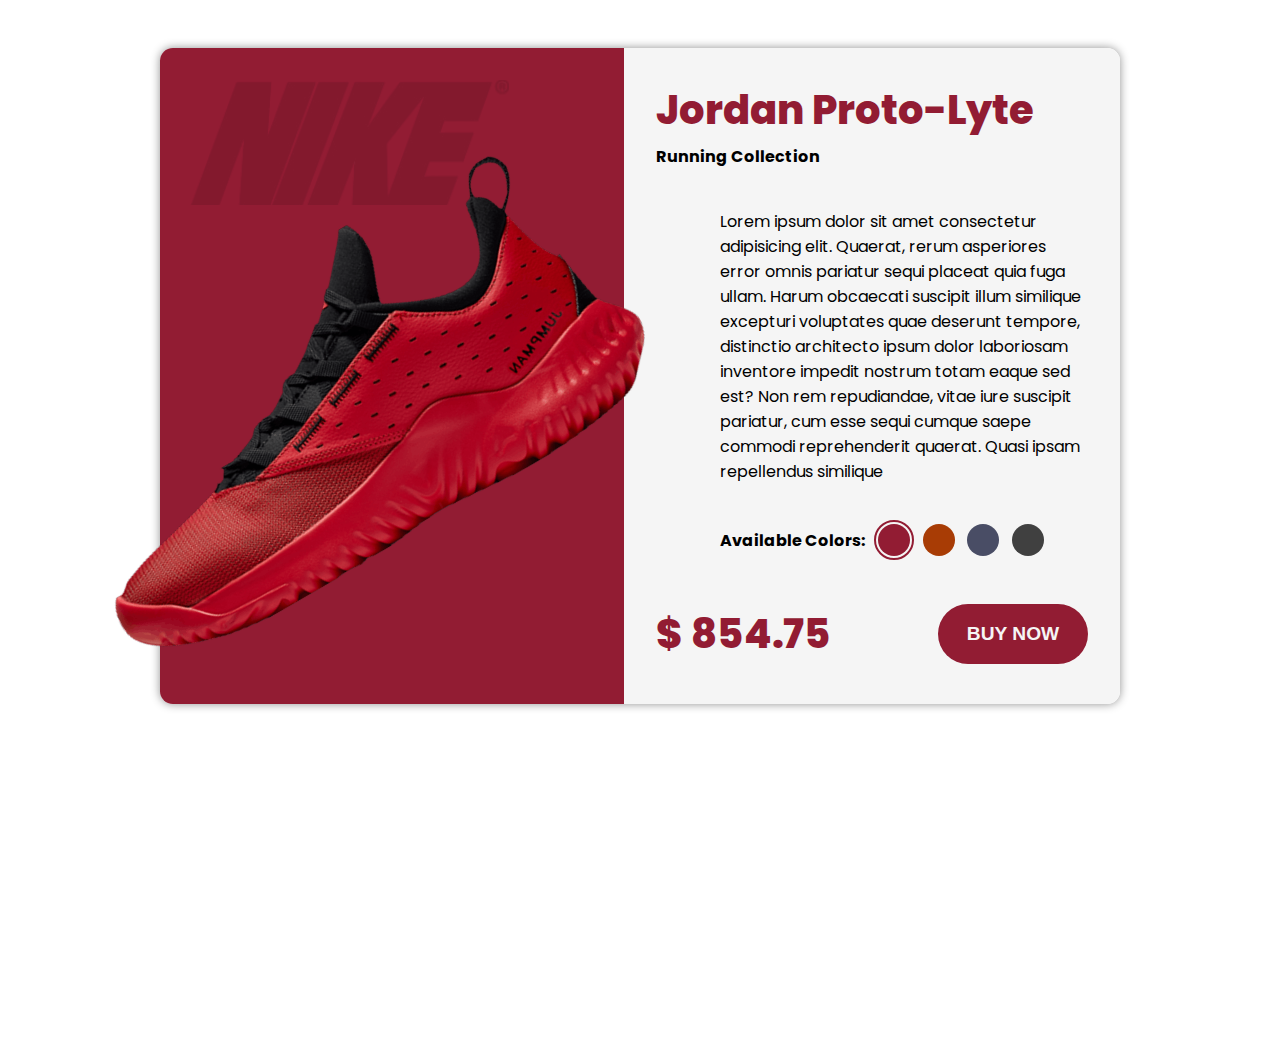
<file: Shoe-product-card/index.html>
<!DOCTYPE html>
<html lang="en">
<head>
    <meta charset="UTF-8">
    <meta http-equiv="X-UA-Compatible" content="IE=edge">
    <meta name="viewport" content="width=device-width, initial-scale=1.0">
    <link rel="stylesheet" href="style.css" type="text/css">
    <title>Card</title>
</head>
<body>
    
    <div class="container">
        
        <div class="card-container">
            <input type="radio" name="colors-btn" id="color-1" checked>
            <input type="radio" name="colors-btn" id="color-2">
            <input type="radio" name="colors-btn" id="color-3">
            <input type="radio" name="colors-btn" id="color-4">
            <div class="shoe-area">
                
                    <div class="logo-div">
                        <img src="./imgs/nike-logo.png" alt="">
                    </div>
                    <div class="floating-div">
                    <div class="shoe-1"><img src="./imgs/red-nike.png" alt="red-nike" ></div>
                    <div class="shoe-2"><img src="./imgs/orange-nike.png" alt="orange-nike"></div>
                    <div class="shoe-3"><img src="./imgs/white.png" alt="white-nike"></div>
                    <div class="shoe-4"><img src="./imgs/black-nike.png" alt="black-nike"></div>
                    </div>

            </div>
            <div class="text-area">
                <div class="heading-area">
                    <h2>Jordan Proto-Lyte</h2>
                    <h4>Running Collection</h4>
                </div>

                    <p class="paragraph-area">
                        Lorem ipsum dolor sit amet consectetur adipisicing elit. Quaerat, rerum asperiores error omnis pariatur sequi placeat quia fuga ullam. Harum obcaecati suscipit illum similique excepturi voluptates quae deserunt tempore, distinctio architecto ipsum dolor laboriosam inventore impedit nostrum totam eaque sed est? Non rem repudiandae, vitae iure suscipit pariatur, cum esse sequi cumque saepe commodi reprehenderit quaerat. Quasi ipsam repellendus similique
                    </p>

                <div class="color-selection">
                    <div class="h5-text"><h5>Available Colors: </h5></div>
                    
                    <div class="color-pick-div">
                        <label for="color-1" class="colors color-1"></label>
                        <label for="color-2" class="colors color-2"></label>
                        <label for="color-3"class="colors color-3" ></label>
                        <label for="color-4" class="colors color-4"></label>
                    </div>
                </div>
                <div class="price-and-buy-btn">
                    <h2 class="price-1">$ 854.75</h2>
                    <h2 class="price-2">$ 824.15</h2>
                    <h2 class="price-3">$ 914.38</h2>
                    <h2 class="price-4">$ 884.12</h2>
                    <button class="buy-btn">BUY NOW</button>
                </div>
            </div>
        </div>
    </div>
</body>
</html>
</file>
<file: Shoe-product-card/style.css>
@import url('https://fonts.googleapis.com/css2?family=Poppins:wght@100;200;300;400;500;600;700;800;900&display=swap');

*{
    padding: 0;
    margin: 0;
}

:root{
    font-family: "Poppins";
    --primary-color-1: hsl(348, 68%, 34%);
    --primary-color-2: hsl(20,94%,34%);
    --primary-color-3: hsl(232,16%,34%);
    --primary-color-4: hsl(0, 0%, 25%);
    --text-area-color: whitesmoke;
    --heading-secondary-color: hsl(0, 0%, 55%);
    --secondary-card-color: whitesmoke;
}

html{
    width: 100%;
    height: 100%;
}

body{
    /* background-color: skyblue; */
}

input{
    display: none;
}

.container{
    margin: 0 auto;
    /* background-color: green; */
    max-width: 60rem; 
    min-height: 30rem;
    padding: 3rem;
    display: flex;
    flex-direction: row;
    justify-content: center;
    align-items: center;

}

.card-container{
    display: flex;
    flex-direction: row;
    /* background-color: wheat; */
    box-sizing: border-box;
    box-shadow: 0px 0px 10px 0px  rgb(145, 145, 145); 
    border-radius: 0.8rem;
}

.shoe-area{
    width: 50%;
    display: flex;
    flex-direction: column;
    justify-content: center;
    align-items: center;
    position: relative;
    transition: background-color 0.3s ease-in-out;
    border-radius: 0.8rem 0 0 0.8rem
}

.logo-div{
    margin: 2rem 0  0 1.5rem;
    position: absolute;
    opacity: 1;
    top: 0;
    left: 0;
    width: 100%;
    /* background-color: yellowgreen; */
}

.logo-div img{
    width: 70%;
    opacity: 0.1;
}

.floating-div{
    /* background-color: yellowgreen; */
    height: 100%;
    width: 100%;
    display: grid;
    place-items: center;
    align-items: center;
    animation: float 6s ease-in-out infinite;
    box-sizing: border-box; 
}

@keyframes float{
    0%{
        transform: translateY(0%);
    }

    50%{
        transform: translateY(-6%);
    }

    100%{
        transform: translateY(0%);
    }
}

.shoe-area :is(.shoe-1, .shoe-2, .shoe-3, .shoe-4) {
    /* background-color: yellow; */
    position: absolute;
    width: 100%;
    transform: rotateZ(-30deg) scale(1.3) translateX(-10%);
    transition: transform 0.3s ease-in-out, opacity 0.2s ease-in-out;
}

.shoe-area .shoe-4{
    /* background-color: whitesmoke; */
}



:is(.shoe-1, .shoe-2, .shoe-3, .shoe-4) img{
    width: 100%;
    opacity: 0;
    transform: rotateZ(-30deg) scale(1.3) translateX(-10%);
    transition: transform 0.3s ease-in-out, opacity 0.2s ease-in-out;
}


/*  ============= 
            Text styling 
                    ========== */

.text-area{
    background-color: var(--text-area-color);
    /* background-color: rgb(114, 91, 114); */
    width: 50%;
    display: flex;
    flex-direction: column;
    padding: 1rem;
    border-radius: 0 0.8rem 0.8rem  0 
}

.text-area .heading-area{
    padding: 1rem;
}

.heading-area h2{
    font-weight: 800;
    font-size: 2.5rem;
    transition: color 0.3s ease-in-out;
}

.heading-area h4{
    margin: 0.25rem 0 0 0;
}

.paragraph-area{
    margin: 1.5rem 1rem 1.5rem 5rem;
    /* background-color: yellow; */
    font-size: 1rem;
}

/*  ============= 
            Available colors
                    ========== */

.color-selection{
    margin: 1rem 1rem 1.5rem 5rem;
    display: flex;
    flex-direction: row;
    align-items: center;
    column-gap: 0.8rem;
    box-sizing: border-box;
    /* background-color: wheat; */
    
}

.color-selection h5{
    font-size: 1rem;
}

.color-selection .colors{
    padding: 1rem;
    border-radius: 50%;
    cursor: pointer;
}

.color-pick-div{
    display: flex;
    flex-direction: row;
    align-items: center;
    column-gap: 0.8rem;
}

.color-selection .color-1{
    background-color: var(--primary-color-1);
}

.color-selection .color-2{
    background-color: var(--primary-color-2);
}

.color-selection .color-3{
    background-color: var(--primary-color-3);
}

.color-selection .color-4{
    background-color: var(--primary-color-4);
}


/*  ============= 
            price-and-buy-btn styling
                             ========== */

.price-and-buy-btn{
    display: flex;
    justify-content: space-between;
    padding: 1.5rem 1rem;
    
}

.price-and-buy-btn :is(.price-1, .price-2, .price-3, .price-4){
    display: none;
    font-weight: 800;
    font-size: 2.5rem;
    transition: color 0.3s ease-in-out;
}

.buy-btn{
    padding: 1em 1.5em;
    font-size: 1.2rem;
    border-radius: 2rem;
    border: none;
    color: whitesmoke;
    font-weight: 600;
    cursor: pointer;
    transition: background-color 0.3s ease-in-out;
}

/* ========== Themes ======== */

/* Theme 1 */
#color-1:checked ~ .text-area .color-selection .color-pick-div .color-1{
    outline: 2px solid var(--primary-color-1);
    outline-offset: 2px;
}

#color-1:checked ~ .shoe-area{
    background-color: var(--primary-color-1);
}


#color-1:checked ~ .text-area .heading-area h2{
    color: var(--primary-color-1)
}

#color-1:checked ~ .text-area .price-and-buy-btn .price-1{
    display: block;
    color: var(--primary-color-1);
}

#color-1:checked ~* .buy-btn{
    background-color: var(--primary-color-1);
}

/* Theme 2 */
#color-2:checked ~ .text-area .color-selection .color-pick-div .color-2{
    outline: 2px solid var(--primary-color-2);
    outline-offset: 2px;
}

#color-2:checked ~ .shoe-area{
    background-color: var(--primary-color-2);
}


#color-2:checked ~ .text-area .heading-area h2{
    color: var(--primary-color-2)
}

#color-2:checked ~ .text-area .price-and-buy-btn .price-2{
    display: block;
    color: var(--primary-color-2);
}

#color-2:checked ~* .buy-btn{
    background-color: var(--primary-color-2);
}

/* Theme 3 */
#color-3:checked ~ .text-area .color-selection .color-pick-div .color-3{
    outline: 2px solid var(--primary-color-3);
    outline-offset: 2px;
}

#color-3:checked ~ .text-area .price-and-buy-btn .price-3{
    display: block;
    color: var(--primary-color-3);
}

#color-3:checked ~ .shoe-area{
    background-color: var(--primary-color-3);
}

#color-3:checked ~ .text-area .heading-area h2{
    color: var(--primary-color-3)
}

#color-3:checked ~* .buy-btn{
    background-color: var(--primary-color-3);
}


/* Theme 4 */
#color-4:checked ~ .text-area .color-selection .color-pick-div .color-4{
    outline: 2px solid var(--primary-color-4);
    outline-offset: 2px;
}

#color-4:checked ~ .shoe-area{
    background-color: var(--primary-color-4);
}

#color-4:checked ~ .text-area .price-and-buy-btn .price-4{
    display: unset;
    color: var(--primary-color-4);
}

#color-4:checked ~ .text-area .heading-area h2{
    color: var(--primary-color-4)
}


#color-4:checked ~* .buy-btn{
    background-color: var(--primary-color-4);
}

/* Transition when the screen is higher than 1000px */

@media screen and (min-width: 62.5rem){

    #color-1:checked ~ .shoe-area .floating-div .shoe-1 {
        transition-delay: 0.2s;
        animation-delay: 0.3s;
        transform: rotateZ(0);
        z-index: 99;
    }

    #color-1:checked ~ .shoe-area .floating-div .shoe-1 img{
        transition-delay: 0.2s;
        opacity: 1;
    }


    /* Theme 2 */
    #color-2:checked ~ .shoe-area .floating-div .shoe-2 {
        transition-delay: 0.2s;
        transform: rotateZ(0);
        z-index: 99;
    }

    #color-2:checked ~ .shoe-area .floating-div .shoe-2 img{
        transition-delay: 0.2s;   
        opacity: 1;
    }

    /* Theme 3 */
    #color-3:checked ~ .shoe-area .floating-div .shoe-3 {
        transition-delay: 0.2s;   
        transform: rotateZ(0);
        z-index: 99;
    }

    #color-3:checked ~ .shoe-area .floating-div .shoe-3 img{
        transition-delay: 0.2s;   
        opacity: 1;
    }


    /* Theme 4 */
    #color-4:checked ~ .shoe-area .floating-div .shoe-4 {
        transition-delay: 0.2s;
        transform: rotateZ(0);
        z-index: 99;
    }

    #color-4:checked ~ .shoe-area .floating-div .shoe-4 img{
        transition-delay: 0.2s;   
        opacity: 1;
        
    }
}


#color-4:checked ~* .heading-area h2{
    color: var(--primary-color-4)
}



@media screen and (max-width: 62.5rem){
    .container{
        padding: 1rem;  
    }
    
        .card-container{
        display: flex;
        flex-direction: column;
    }

    .shoe-area{
        width: 100%;
        height: 40vw;
        padding: 1rem 0;
        border-radius: 0.8rem 0.8rem 0 0;
    }

    .shoe-area :is(.shoe-1, .shoe-2, .shoe-3, .shoe-4) {
    /* background-color: yellow; */
    position: absolute;
    transition: transform 0.3s ease-in-out, opacity 0.2s ease-in-out;

    }

    /* Transition for any screen lower than 1000px */

    .shoe-area :is(.shoe-1, .shoe-2, .shoe-3, .shoe-4) {
        /* background-color: yellow; */
        transform: rotateZ(0deg)  translateY(-10%);
        width: 70%;
        margin: 1rem 0;
        opacity: 0;
    }

    :is(.shoe-1, .shoe-2, .shoe-3, .shoe-4) img{
        transform: rotateZ(0) scale(1) ;
        opacity: 1;
    }

    #color-1:checked ~ .shoe-area .floating-div .shoe-1 {
        transition-delay: 0.2s;
        opacity: 1;
        transform: rotateZ(0);
    }

    #color-1:checked ~ .shoe-area .floating-div .shoe-1 img{
        transition-delay: 0.2s;
        opacity: 1;
    }


    /* Theme 2 */
    #color-2:checked ~ .shoe-area .floating-div .shoe-2 {
        transition-delay: 0.2s;
        opacity: 1;
        transform: rotateZ(0);
        
    }

    #color-2:checked ~ .shoe-area .floating-div .shoe-2 img{
        transition-delay: 0.2s;   
        opacity: 1;
    }

    /* Theme 3 */
    #color-3:checked ~ .shoe-area .floating-div .shoe-3 {
        transition-delay: 0.2s; 
        opacity: 1;  
        transform: rotateZ(0);
    }

    #color-3:checked ~ .shoe-area .floating-div .shoe-3 img{
        transition-delay: 0.2s;   
        opacity: 1;
    }


    /* Theme 4 */
    #color-4:checked ~ .shoe-area .floating-div .shoe-4 {
        transition-delay: 0.2s;
        transform: rotateZ(0);
        opacity: 1;
    }

    #color-4:checked ~ .shoe-area .floating-div .shoe-4 img{
        transition-delay: 0.2s;   
        opacity: 1;  
    }

    /* Transition end */

    .logo-div img{
        width: 40%;
    }

    .text-area{
        /* background-color: rgb(114, 91, 114); */
        width: 100%;
        display: flex;
        flex-direction: column;
        padding: 1rem;
        box-sizing: border-box;
        border-radius: 0 0  0.8rem 0.8rem 
    }

    .paragraph-area, .color-selection{
        margin: 1.5rem 1rem;
    }
}

/* ====== Phone Size ===== */
@media screen and (max-width: 26.9rem){
    
    .paragraph-area{
        margin: 1rem;
        font-size: 0.8rem;
    }

    .paragraph-area, .color-selection{
        margin: 0.7rem 1rem;
        
    }

    .color-selection{
        display: flex;
        flex-direction: column;
        align-items: unset;
        row-gap: 0.8rem;;
    }

    .price-and-buy-btn{
        padding: 0.5rem 1rem;
        flex-direction: column;
        row-gap: 0.8rem;
        align-items: flex-start;
    }
}
</file>
